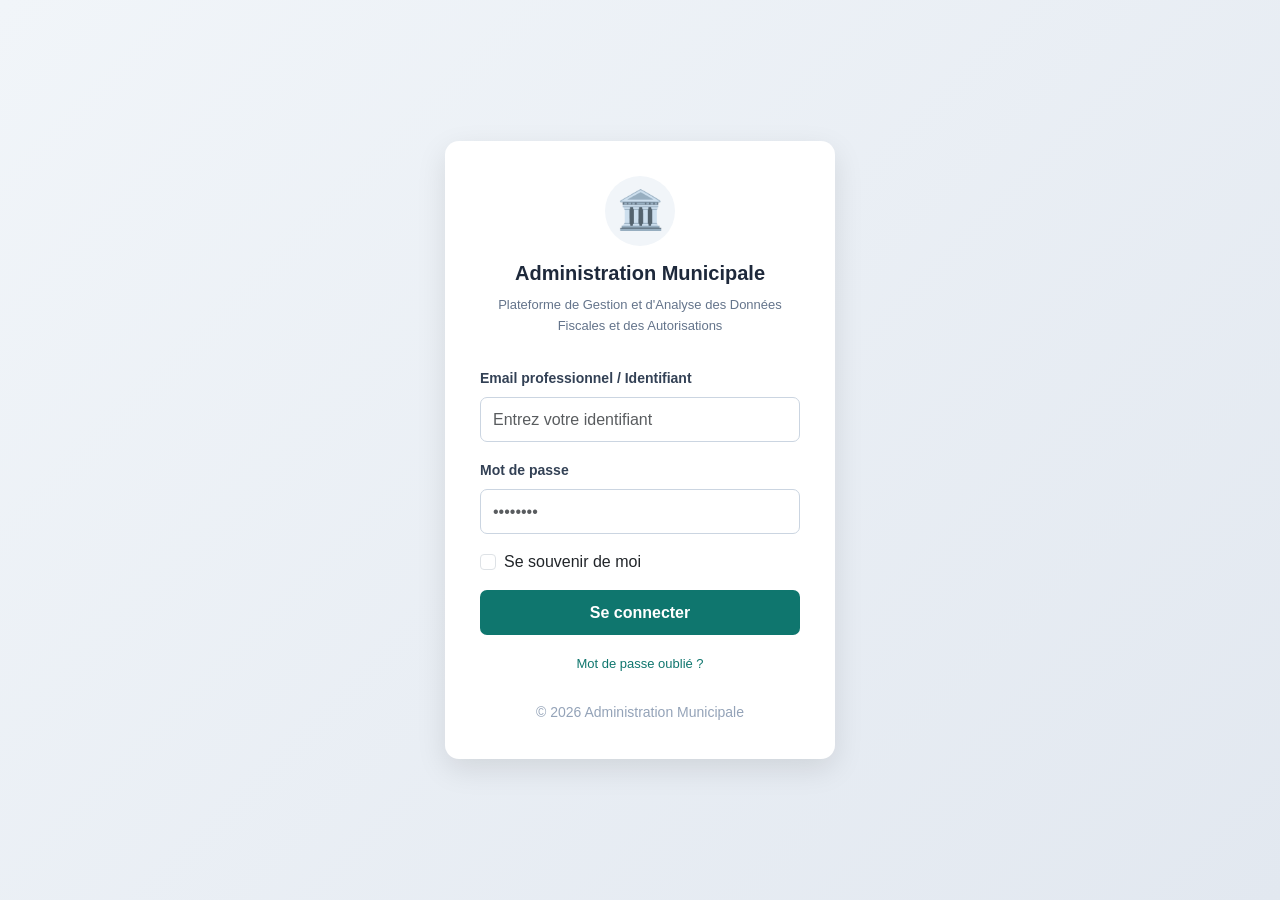
<file: index.html>
<!DOCTYPE html>
<html lang="fr">

<head>
    <meta charset="UTF-8">
    <meta name="viewport" content="width=device-width, initial-scale=1.0">

    <title>Administration Municipale - Connexion</title>

    <link
        href="https://cdn.jsdelivr.net/npm/bootstrap@5.3.3/dist/css/bootstrap.min.css"
        rel="stylesheet">

    <link rel="stylesheet" href="css/style.css">
</head>

<body class="login-body">

    <div class="login-container">

        <div class="login-card">

            <div class="logo-container">
                <div class="municipality-logo">
                    🏛️
                </div>

                <h2>Administration Municipale</h2>

                <p>
                    Plateforme de Gestion et d'Analyse des Données Fiscales
                    et des Autorisations
                </p>
            </div>

            <form id="loginForm">

                <div class="mb-3">
                    <label class="form-label">
                        Email professionnel / Identifiant
                    </label>

                    <input
                        type="text"
                        id="email"
                        class="form-control"
                        placeholder="Entrez votre identifiant"
                        required>
                </div>

                <div class="mb-3">

                    <label class="form-label">
                        Mot de passe
                    </label>

                    <input
                        type="password"
                        id="password"
                        class="form-control"
                        placeholder="••••••••"
                        required>

                </div>

                <div class="form-check mb-3">

                    <input
                        class="form-check-input"
                        type="checkbox"
                        id="remember">

                    <label class="form-check-label">
                        Se souvenir de moi
                    </label>

                </div>

                <button
                    type="submit"
                    class="btn login-btn w-100">

                    Se connecter

                </button>

                <div class="text-center mt-3">

                    <a href="#" class="forgot-password">
                        Mot de passe oublié ?
                    </a>

                </div>

            </form>

            <div class="login-footer">
                <small>
                    © 2026 Administration Municipale
                </small>
            </div>

        </div>

    </div>

    <script>
        document.getElementById("loginForm").addEventListener("submit", function(e) {

            e.preventDefault();

            window.location.href = "dashboard.html";

        });
    </script>

</body>

</html>
</file>
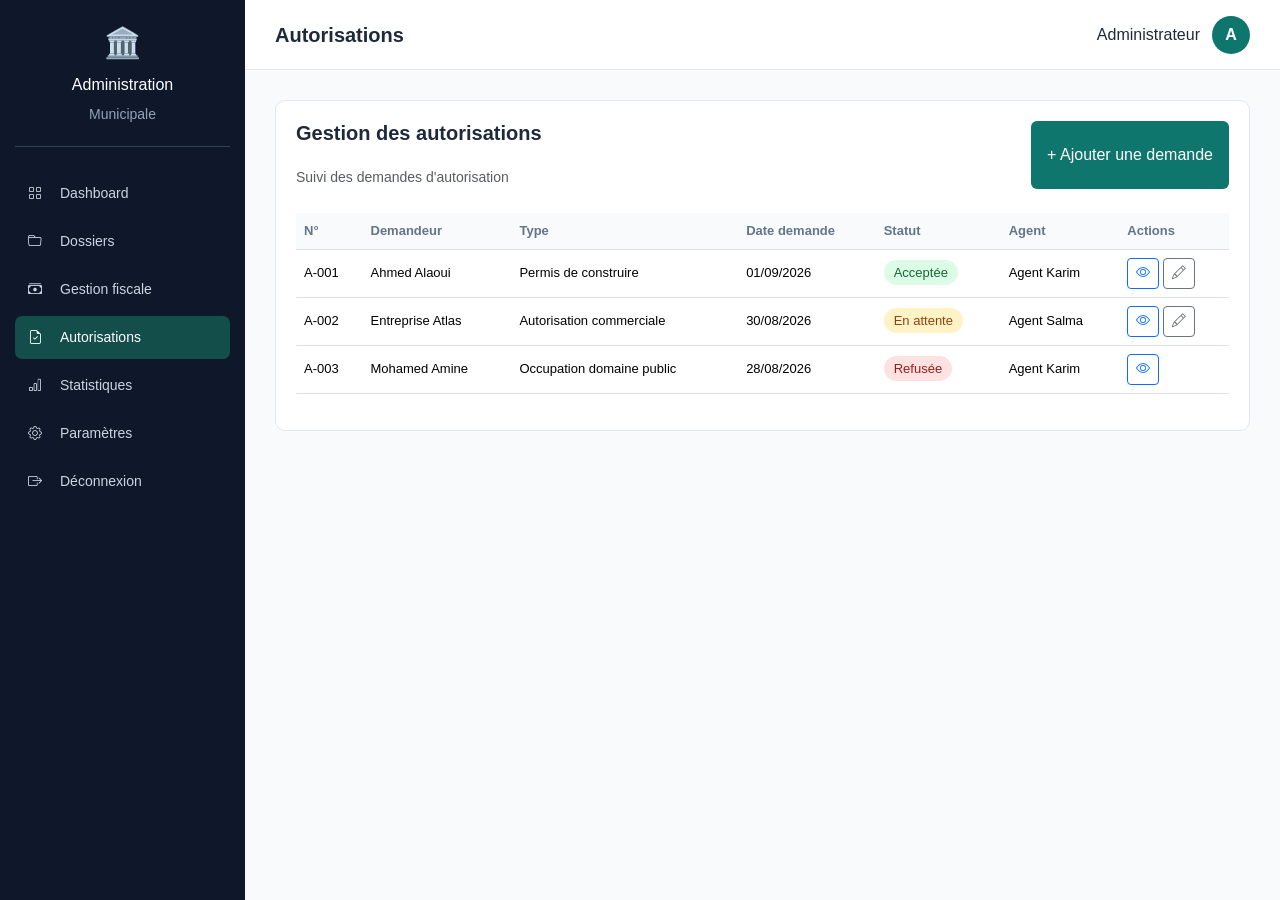
<file: autorisations.html>
<!DOCTYPE html>
<html lang="fr">

<head>

<meta charset="UTF-8">

<meta name="viewport"
content="width=device-width, initial-scale=1.0">

<title>Autorisations</title>

<link
href="https://cdn.jsdelivr.net/npm/bootstrap@5.3.3/dist/css/bootstrap.min.css"
rel="stylesheet">

<link
rel="stylesheet"
href="https://cdn.jsdelivr.net/npm/bootstrap-icons@1.11.3/font/bootstrap-icons.min.css">

<link rel="stylesheet"
href="css/dashboard.css">

</head>

<body>

<aside class="sidebar">

<div class="sidebar-logo">

<div style="font-size:30px;">🏛️</div>

<h3>Administration</h3>

<small>Municipale</small>

</div>


<nav class="sidebar-menu">

<a href="dashboard.html">
<i class="bi bi-grid"></i>
<span>Dashboard</span>
</a>

<a href="dossiers.html">
<i class="bi bi-folder"></i>
<span>Dossiers</span>
</a>

<a href="fiscal.html">
<i class="bi bi-cash-stack"></i>
<span>Gestion fiscale</span>
</a>

<a href="autorisations.html"
class="active">

<i class="bi bi-file-earmark-check"></i>

<span>Autorisations</span>

</a>

<a href="statistiques.html">
<i class="bi bi-bar-chart"></i>
<span>Statistiques</span>
</a>

<a href="parametres.html">
<i class="bi bi-gear"></i>
<span>Paramètres</span>
</a>

<a href="index.html">
<i class="bi bi-box-arrow-right"></i>
<span>Déconnexion</span>
</a>

</nav>

</aside>


<main class="main-content">

<header class="topbar">

<h1 class="page-title">
Autorisations
</h1>

<div class="user-info">

Administrateur

<div class="user-avatar">
A
</div>

</div>

</header>


<section class="content">

<div class="table-card">

<div class="d-flex justify-content-between mb-4">

<div>

<h5>
Gestion des autorisations
</h5>

<small class="text-muted">
Suivi des demandes d'autorisation
</small>

</div>

<button class="btn btn-primary-custom">
+ Ajouter une demande
</button>

</div>


<div class="table-responsive">

<table class="table">

<thead>

<tr>

<th>N°</th>

<th>Demandeur</th>

<th>Type</th>

<th>Date demande</th>

<th>Statut</th>

<th>Agent</th>

<th>Actions</th>

</tr>

</thead>


<tbody>

<tr>

<td>A-001</td>

<td>Ahmed Alaoui</td>

<td>Permis de construire</td>

<td>01/09/2026</td>

<td>
<span class="badge-paid">
Acceptée
</span>
</td>

<td>Agent Karim</td>

<td>

<button class="btn btn-sm btn-outline-primary">
<i class="bi bi-eye"></i>
</button>

<button class="btn btn-sm btn-outline-secondary">
<i class="bi bi-pencil"></i>
</button>

</td>

</tr>


<tr>

<td>A-002</td>

<td>Entreprise Atlas</td>

<td>Autorisation commerciale</td>

<td>30/08/2026</td>

<td>
<span class="badge-pending">
En attente
</span>
</td>

<td>Agent Salma</td>

<td>

<button class="btn btn-sm btn-outline-primary">
<i class="bi bi-eye"></i>
</button>

<button class="btn btn-sm btn-outline-secondary">
<i class="bi bi-pencil"></i>
</button>

</td>

</tr>


<tr>

<td>A-003</td>

<td>Mohamed Amine</td>

<td>Occupation domaine public</td>

<td>28/08/2026</td>

<td>
<span class="badge-danger">
Refusée
</span>
</td>

<td>Agent Karim</td>

<td>

<button class="btn btn-sm btn-outline-primary">
<i class="bi bi-eye"></i>
</button>

</td>

</tr>

</tbody>

</table>

</div>

</div>

</section>

</main>

</body>

</html>
</file>
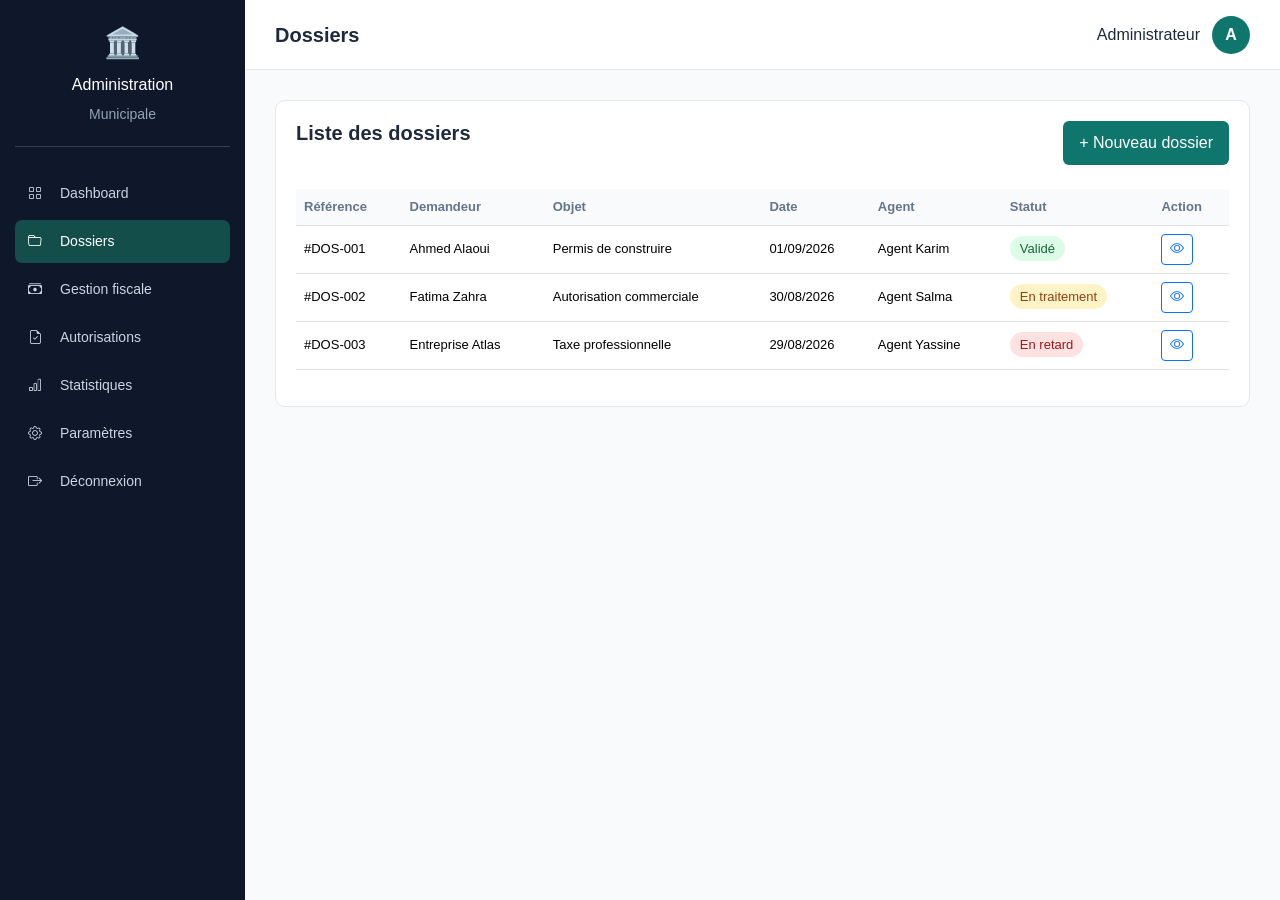
<file: dossiers.html>
<!DOCTYPE html>
<html lang="fr">

<head>

<meta charset="UTF-8">

<meta name="viewport"
content="width=device-width, initial-scale=1.0">

<title>Dossiers</title>

<link
href="https://cdn.jsdelivr.net/npm/bootstrap@5.3.3/dist/css/bootstrap.min.css"
rel="stylesheet">

<link
rel="stylesheet"
href="https://cdn.jsdelivr.net/npm/bootstrap-icons@1.11.3/font/bootstrap-icons.min.css">

<link rel="stylesheet"
href="css/dashboard.css">

</head>


<body>

<aside class="sidebar">

<div class="sidebar-logo">

<div style="font-size:30px;">🏛️</div>

<h3>Administration</h3>

<small>Municipale</small>

</div>


<nav class="sidebar-menu">

<a href="dashboard.html">
<i class="bi bi-grid"></i>
<span>Dashboard</span>
</a>

<a href="dossiers.html"
class="active">

<i class="bi bi-folder"></i>

<span>Dossiers</span>

</a>

<a href="fiscal.html">
<i class="bi bi-cash-stack"></i>
<span>Gestion fiscale</span>
</a>

<a href="autorisations.html">
<i class="bi bi-file-earmark-check"></i>
<span>Autorisations</span>
</a>

<a href="statistiques.html">
<i class="bi bi-bar-chart"></i>
<span>Statistiques</span>
</a>

<a href="parametres.html">
<i class="bi bi-gear"></i>
<span>Paramètres</span>
</a>

<a href="index.html">
<i class="bi bi-box-arrow-right"></i>
<span>Déconnexion</span>
</a>

</nav>

</aside>


<main class="main-content">

<header class="topbar">

<h1 class="page-title">
Dossiers
</h1>

<div class="user-info">

Administrateur

<div class="user-avatar">
A
</div>

</div>

</header>


<section class="content">

<div class="table-card">

<div class="d-flex justify-content-between mb-4">

<h5>
Liste des dossiers
</h5>

<button class="btn btn-primary-custom">
+ Nouveau dossier
</button>

</div>


<div class="table-responsive">

<table class="table">

<thead>

<tr>

<th>Référence</th>

<th>Demandeur</th>

<th>Objet</th>

<th>Date</th>

<th>Agent</th>

<th>Statut</th>

<th>Action</th>

</tr>

</thead>


<tbody>

<tr>

<td>#DOS-001</td>

<td>Ahmed Alaoui</td>

<td>Permis de construire</td>

<td>01/09/2026</td>

<td>Agent Karim</td>

<td>
<span class="badge-paid">
Validé
</span>
</td>

<td>

<button class="btn btn-sm btn-outline-primary">
<i class="bi bi-eye"></i>
</button>

</td>

</tr>


<tr>

<td>#DOS-002</td>

<td>Fatima Zahra</td>

<td>Autorisation commerciale</td>

<td>30/08/2026</td>

<td>Agent Salma</td>

<td>
<span class="badge-pending">
En traitement
</span>
</td>

<td>

<button class="btn btn-sm btn-outline-primary">
<i class="bi bi-eye"></i>
</button>

</td>

</tr>


<tr>

<td>#DOS-003</td>

<td>Entreprise Atlas</td>

<td>Taxe professionnelle</td>

<td>29/08/2026</td>

<td>Agent Yassine</td>

<td>
<span class="badge-danger">
En retard
</span>
</td>

<td>

<button class="btn btn-sm btn-outline-primary">
<i class="bi bi-eye"></i>
</button>

</td>

</tr>

</tbody>

</table>

</div>

</div>

</section>

</main>

</body>

</html>
</file>
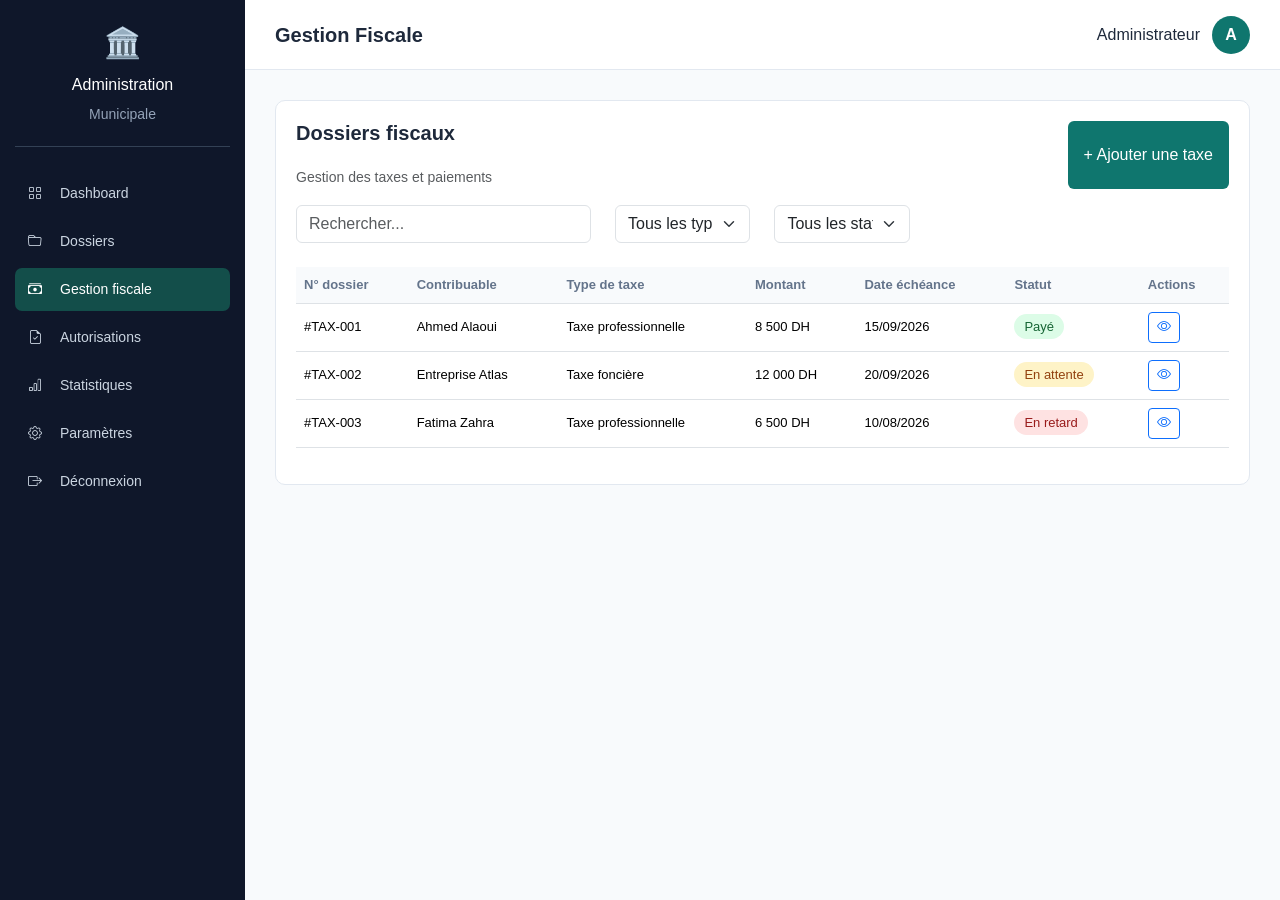
<file: fiscal.html>
<!DOCTYPE html>
<html lang="fr">

<head>

<meta charset="UTF-8">

<meta name="viewport"
      content="width=device-width, initial-scale=1.0">

<title>Gestion Fiscale</title>

<link
href="https://cdn.jsdelivr.net/npm/bootstrap@5.3.3/dist/css/bootstrap.min.css"
rel="stylesheet">

<link
rel="stylesheet"
href="https://cdn.jsdelivr.net/npm/bootstrap-icons@1.11.3/font/bootstrap-icons.min.css">

<link rel="stylesheet" href="css/dashboard.css">

</head>

<body>

<aside class="sidebar">

    <div class="sidebar-logo">

        <div style="font-size:30px;">🏛️</div>

        <h3>Administration</h3>

        <small>Municipale</small>

    </div>

    <nav class="sidebar-menu">

        <a href="dashboard.html">
            <i class="bi bi-grid"></i>
            <span>Dashboard</span>
        </a>

        <a href="dossiers.html">
            <i class="bi bi-folder"></i>
            <span>Dossiers</span>
        </a>

        <a href="fiscal.html" class="active">
            <i class="bi bi-cash-stack"></i>
            <span>Gestion fiscale</span>
        </a>

        <a href="autorisations.html">
            <i class="bi bi-file-earmark-check"></i>
            <span>Autorisations</span>
        </a>

        <a href="statistiques.html">
            <i class="bi bi-bar-chart"></i>
            <span>Statistiques</span>
        </a>

        <a href="parametres.html">
            <i class="bi bi-gear"></i>
            <span>Paramètres</span>
        </a>

        <a href="index.html">
            <i class="bi bi-box-arrow-right"></i>
            <span>Déconnexion</span>
        </a>

    </nav>

</aside>


<main class="main-content">

<header class="topbar">

    <h1 class="page-title">
        Gestion Fiscale
    </h1>

    <div class="user-info">

        Administrateur

        <div class="user-avatar">
            A
        </div>

    </div>

</header>


<section class="content">

<div class="table-card">

<div class="d-flex justify-content-between mb-3">

    <div>

        <h5>
            Dossiers fiscaux
        </h5>

        <small class="text-muted">
            Gestion des taxes et paiements
        </small>

    </div>

    <button class="btn btn-primary-custom">
        + Ajouter une taxe
    </button>

</div>


<div class="row mb-4">

<div class="col-md-4">

<input
type="text"
class="form-control"
placeholder="Rechercher...">

</div>

<div class="col-md-2">

<select class="form-select">

<option>Tous les types</option>

<option>Taxe professionnelle</option>

<option>Taxe foncière</option>

<option>Taxe de services</option>

</select>

</div>

<div class="col-md-2">

<select class="form-select">

<option>Tous les statuts</option>

<option>Payé</option>

<option>Non payé</option>

<option>En retard</option>

</select>

</div>

</div>


<div class="table-responsive">

<table class="table">

<thead>

<tr>

<th>N° dossier</th>

<th>Contribuable</th>

<th>Type de taxe</th>

<th>Montant</th>

<th>Date échéance</th>

<th>Statut</th>

<th>Actions</th>

</tr>

</thead>


<tbody>

<tr>

<td>#TAX-001</td>

<td>Ahmed Alaoui</td>

<td>Taxe professionnelle</td>

<td>8 500 DH</td>

<td>15/09/2026</td>

<td>
<span class="badge-paid">
Payé
</span>
</td>

<td>
<button class="btn btn-sm btn-outline-primary">
<i class="bi bi-eye"></i>
</button>
</td>

</tr>


<tr>

<td>#TAX-002</td>

<td>Entreprise Atlas</td>

<td>Taxe foncière</td>

<td>12 000 DH</td>

<td>20/09/2026</td>

<td>
<span class="badge-pending">
En attente
</span>
</td>

<td>
<button class="btn btn-sm btn-outline-primary">
<i class="bi bi-eye"></i>
</button>
</td>

</tr>


<tr>

<td>#TAX-003</td>

<td>Fatima Zahra</td>

<td>Taxe professionnelle</td>

<td>6 500 DH</td>

<td>10/08/2026</td>

<td>
<span class="badge-danger">
En retard
</span>
</td>

<td>
<button class="btn btn-sm btn-outline-primary">
<i class="bi bi-eye"></i>
</button>
</td>

</tr>

</tbody>

</table>

</div>

</div>

</section>

</main>

</body>

</html>
</file>
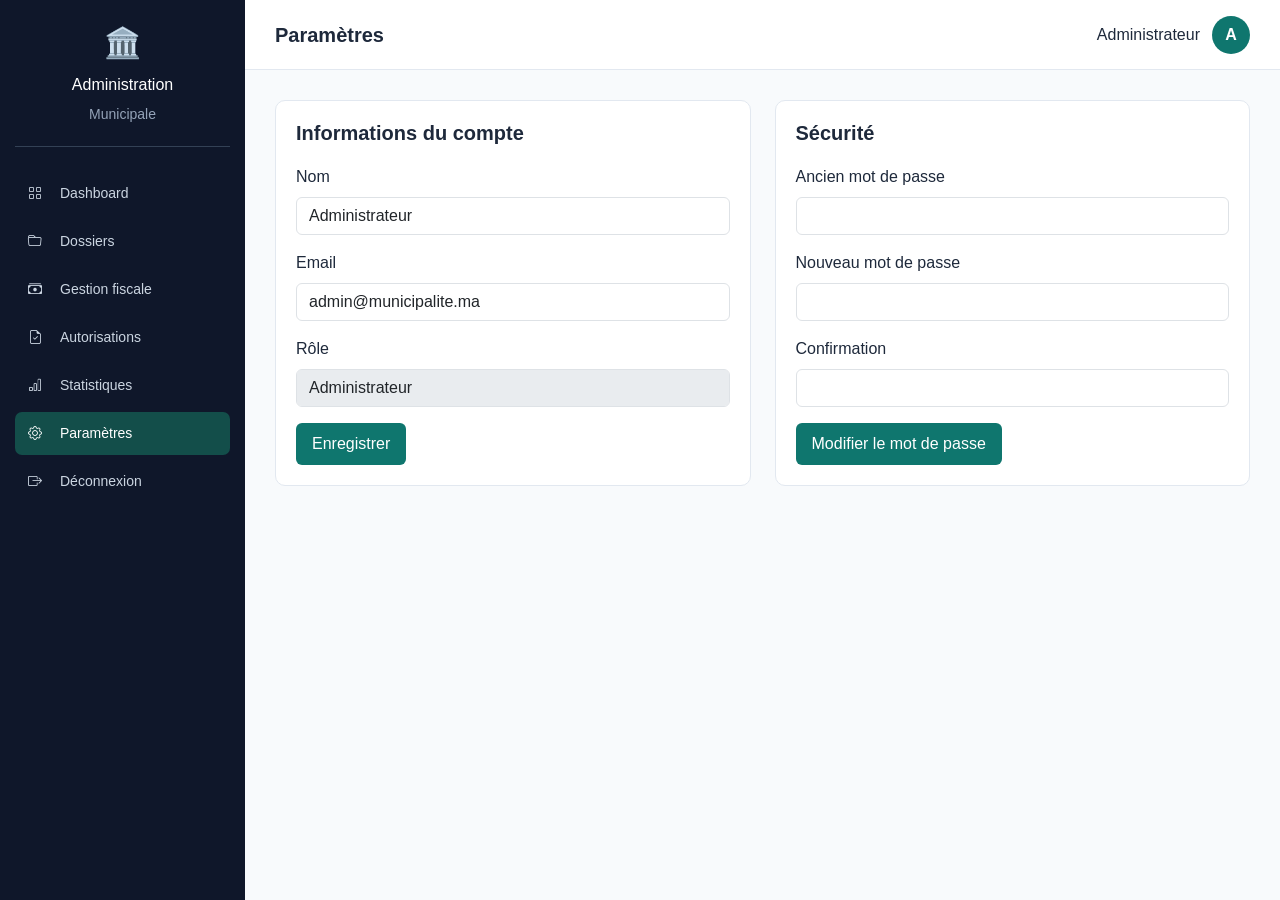
<file: parametres.html>
<!DOCTYPE html>
<html lang="fr">

<head>

<meta charset="UTF-8">

<meta name="viewport"
content="width=device-width, initial-scale=1.0">

<title>Paramètres</title>

<link
href="https://cdn.jsdelivr.net/npm/bootstrap@5.3.3/dist/css/bootstrap.min.css"
rel="stylesheet">

<link
rel="stylesheet"
href="https://cdn.jsdelivr.net/npm/bootstrap-icons@1.11.3/font/bootstrap-icons.min.css">

<link rel="stylesheet"
href="css/dashboard.css">

</head>


<body>

<aside class="sidebar">

<div class="sidebar-logo">

<div style="font-size:30px;">🏛️</div>

<h3>Administration</h3>

<small>Municipale</small>

</div>


<nav class="sidebar-menu">

<a href="dashboard.html">
<i class="bi bi-grid"></i>
<span>Dashboard</span>
</a>

<a href="dossiers.html">
<i class="bi bi-folder"></i>
<span>Dossiers</span>
</a>

<a href="fiscal.html">
<i class="bi bi-cash-stack"></i>
<span>Gestion fiscale</span>
</a>

<a href="autorisations.html">
<i class="bi bi-file-earmark-check"></i>
<span>Autorisations</span>
</a>

<a href="statistiques.html">
<i class="bi bi-bar-chart"></i>
<span>Statistiques</span>
</a>

<a href="parametres.html"
class="active">

<i class="bi bi-gear"></i>

<span>Paramètres</span>

</a>

<a href="index.html">
<i class="bi bi-box-arrow-right"></i>
<span>Déconnexion</span>
</a>

</nav>

</aside>


<main class="main-content">

<header class="topbar">

<h1 class="page-title">
Paramètres
</h1>

<div class="user-info">

Administrateur

<div class="user-avatar">
A
</div>

</div>

</header>


<section class="content">

<div class="row g-4">

<div class="col-lg-6">

<div class="table-card">

<h5>
Informations du compte
</h5>

<div class="mb-3">

<label class="form-label">
Nom
</label>

<input
type="text"
class="form-control"
value="Administrateur">

</div>


<div class="mb-3">

<label class="form-label">
Email
</label>

<input
type="email"
class="form-control"
value="admin@municipalite.ma">

</div>


<div class="mb-3">

<label class="form-label">
Rôle
</label>

<input
type="text"
class="form-control"
value="Administrateur"
disabled>

</div>


<button class="btn btn-primary-custom">
Enregistrer
</button>

</div>

</div>


<div class="col-lg-6">

<div class="table-card">

<h5>
Sécurité
</h5>

<div class="mb-3">

<label class="form-label">
Ancien mot de passe
</label>

<input
type="password"
class="form-control">

</div>


<div class="mb-3">

<label class="form-label">
Nouveau mot de passe
</label>

<input
type="password"
class="form-control">

</div>


<div class="mb-3">

<label class="form-label">
Confirmation
</label>

<input
type="password"
class="form-control">

</div>


<button class="btn btn-primary-custom">
Modifier le mot de passe
</button>

</div>

</div>

</div>

</section>

</main>

</body>

</html>
</file>
<file: css/style.css>
* {
    margin: 0;
    padding: 0;
    box-sizing: border-box;
}

body {
    font-family: Arial, Helvetica, sans-serif;
}

.login-body {
    min-height: 100vh;

    background: linear-gradient(
        135deg,
        #f1f5f9,
        #e2e8f0
    );

    display: flex;
    justify-content: center;
    align-items: center;
}

.login-container {
    width: 100%;
    max-width: 430px;
    padding: 20px;
}

.login-card {
    background: white;

    padding: 35px;

    border-radius: 14px;

    box-shadow:
        0 10px 30px rgba(0, 0, 0, 0.10);
}

.logo-container {
    text-align: center;
    margin-bottom: 30px;
}

.municipality-logo {
    width: 70px;
    height: 70px;

    margin: auto;
    margin-bottom: 15px;

    display: flex;
    justify-content: center;
    align-items: center;

    font-size: 38px;

    border-radius: 50%;

    background: #f1f5f9;
}

.logo-container h2 {
    font-size: 20px;
    font-weight: 700;

    color: #1e293b;
}

.logo-container p {
    color: #64748b;
    font-size: 13px;

    line-height: 1.6;

    margin-top: 10px;
}

.form-label {
    font-weight: 600;
    font-size: 14px;

    color: #334155;
}

.form-control {
    height: 45px;

    border-radius: 7px;

    border: 1px solid #cbd5e1;
}

.form-control:focus {
    border-color: #0f766e;

    box-shadow:
        0 0 0 3px rgba(15, 118, 110, 0.10);
}

.login-btn {
    height: 45px;

    background: #0f766e;

    color: white;

    border: none;

    border-radius: 7px;

    font-weight: 600;
}

.login-btn:hover {
    background: #115e59;
    color: white;
}

.forgot-password {
    color: #0f766e;

    text-decoration: none;

    font-size: 13px;
}

.forgot-password:hover {
    text-decoration: underline;
}

.login-footer {
    text-align: center;

    margin-top: 25px;

    color: #94a3b8;
}
</file>
<file: css/dashboard.css>
* {
    box-sizing: border-box;
}

body {
    margin: 0;

    font-family: Arial, Helvetica, sans-serif;

    background: #f8fafc;

    color: #1e293b;
}

/* SIDEBAR */

.sidebar {
    position: fixed;

    top: 0;
    left: 0;

    width: 245px;
    height: 100vh;

    background: #0f172a;

    color: white;

    padding: 20px 15px;

    z-index: 1000;
}

.sidebar-logo {
    text-align: center;

    padding-bottom: 20px;

    border-bottom: 1px solid #334155;
}

.sidebar-logo h3 {
    font-size: 16px;

    margin-top: 10px;
}

.sidebar-logo small {
    color: #94a3b8;
}

/* MENU */

.sidebar-menu {
    margin-top: 25px;
}

.sidebar-menu a {
    display: flex;

    align-items: center;

    gap: 12px;

    padding: 11px 13px;

    margin-bottom: 5px;

    color: #cbd5e1;

    text-decoration: none;

    border-radius: 7px;

    font-size: 14px;
}

.sidebar-menu a:hover,
.sidebar-menu a.active {
    background: #134e4a;

    color: white;
}

.sidebar-menu i {
    width: 20px;
}

/* MAIN */

.main-content {
    margin-left: 245px;

    min-height: 100vh;
}

/* TOPBAR */

.topbar {
    height: 70px;

    background: white;

    border-bottom: 1px solid #e2e8f0;

    display: flex;

    align-items: center;

    justify-content: space-between;

    padding: 0 30px;
}

.page-title {
    font-size: 20px;

    font-weight: 700;

    margin: 0;
}

.user-info {
    display: flex;

    align-items: center;

    gap: 12px;
}

.user-avatar {
    width: 38px;
    height: 38px;

    border-radius: 50%;

    background: #0f766e;

    color: white;

    display: flex;

    justify-content: center;

    align-items: center;

    font-weight: bold;
}

/* CONTENT */

.content {
    padding: 30px;
}

/* CARDS */

.stat-card {
    background: white;

    border-radius: 10px;

    padding: 20px;

    border: 1px solid #e2e8f0;

    height: 100%;
}

.stat-card-title {
    color: #64748b;

    font-size: 13px;

    margin-bottom: 8px;
}

.stat-card-value {
    font-size: 25px;

    font-weight: 700;
}

.stat-card-icon {
    width: 45px;
    height: 45px;

    border-radius: 8px;

    display: flex;

    align-items: center;

    justify-content: center;

    font-size: 20px;

    background: #ecfeff;
}

/* TABLE */

.table-card {
    background: white;

    border: 1px solid #e2e8f0;

    border-radius: 10px;

    padding: 20px;
}

.table-card h5 {
    font-weight: 700;

    margin-bottom: 20px;
}

.table thead th {
    font-size: 13px;

    color: #64748b;

    background: #f8fafc;
}

.table tbody td {
    font-size: 13px;

    vertical-align: middle;
}

/* BADGES */

.badge-paid {
    background: #dcfce7;

    color: #166534;

    padding: 5px 10px;

    border-radius: 20px;
}

.badge-pending {
    background: #fef3c7;

    color: #92400e;

    padding: 5px 10px;

    border-radius: 20px;
}

.badge-danger {
    background: #fee2e2;

    color: #991b1b;

    padding: 5px 10px;

    border-radius: 20px;
}

/* BUTTON */

.btn-primary-custom {
    background: #0f766e;

    border: none;

    color: white;

    padding: 9px 16px;

    border-radius: 6px;
}

.btn-primary-custom:hover {
    background: #115e59;

    color: white;
}

/* RESPONSIVE */

@media (max-width: 900px) {

    .sidebar {
        width: 70px;
    }

    .sidebar-logo h3,
    .sidebar-logo small,
    .sidebar-menu span {
        display: none;
    }

    .main-content {
        margin-left: 70px;
    }
}

@media (max-width: 600px) {

    .content {
        padding: 15px;
    }

    .topbar {
        padding: 0 15px;
    }
}
</file>
